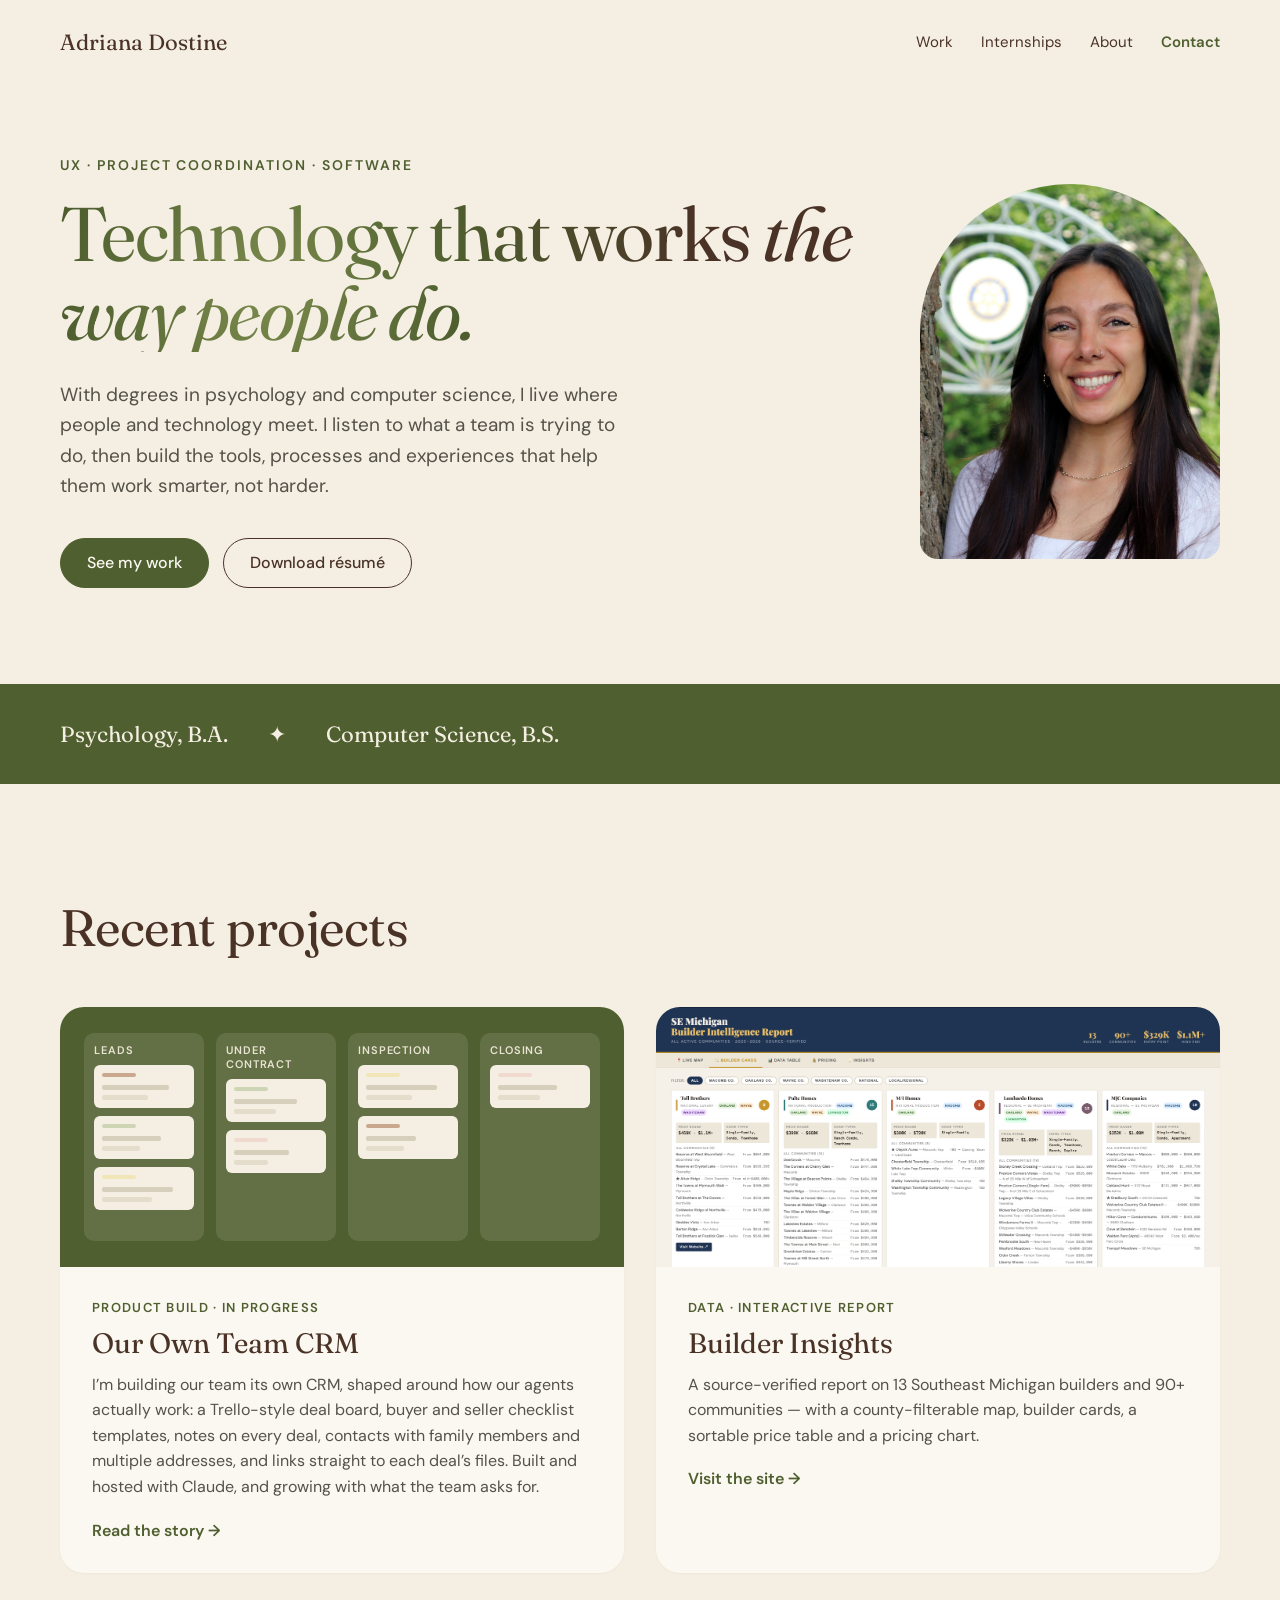
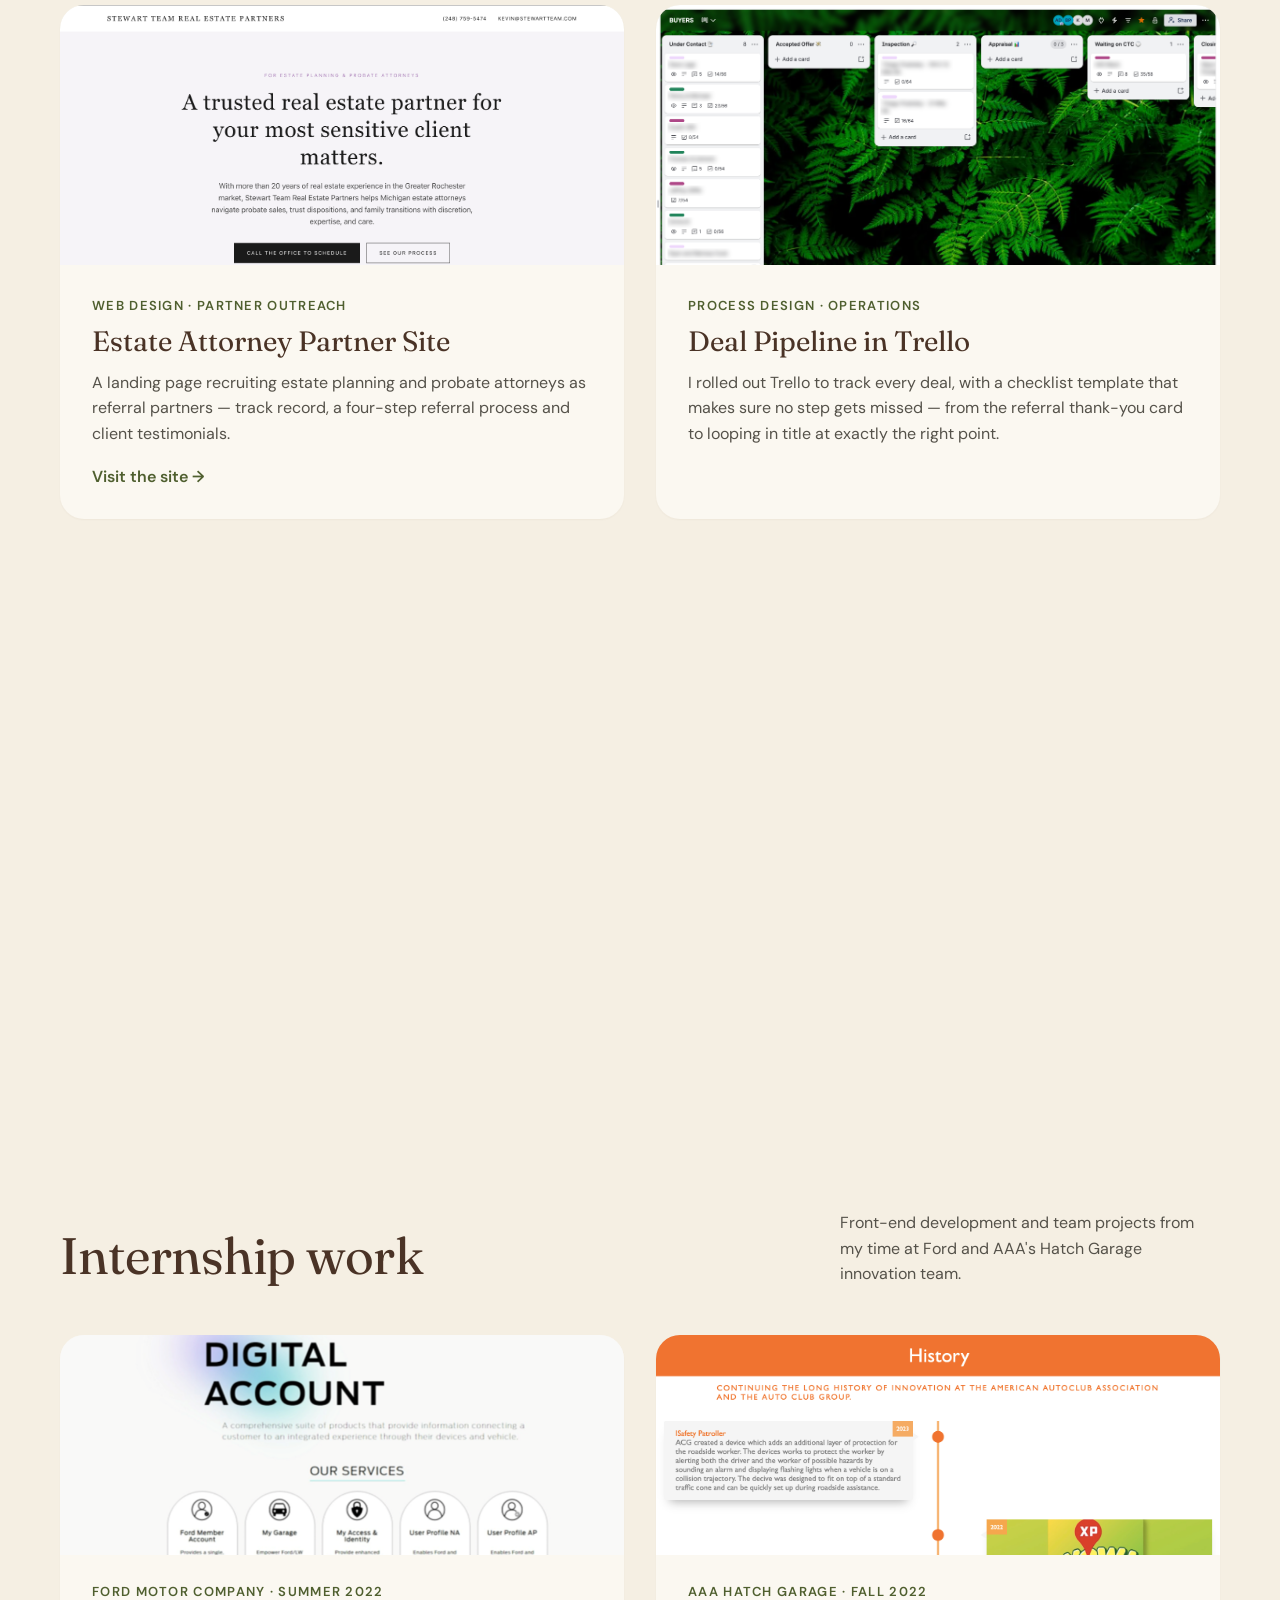
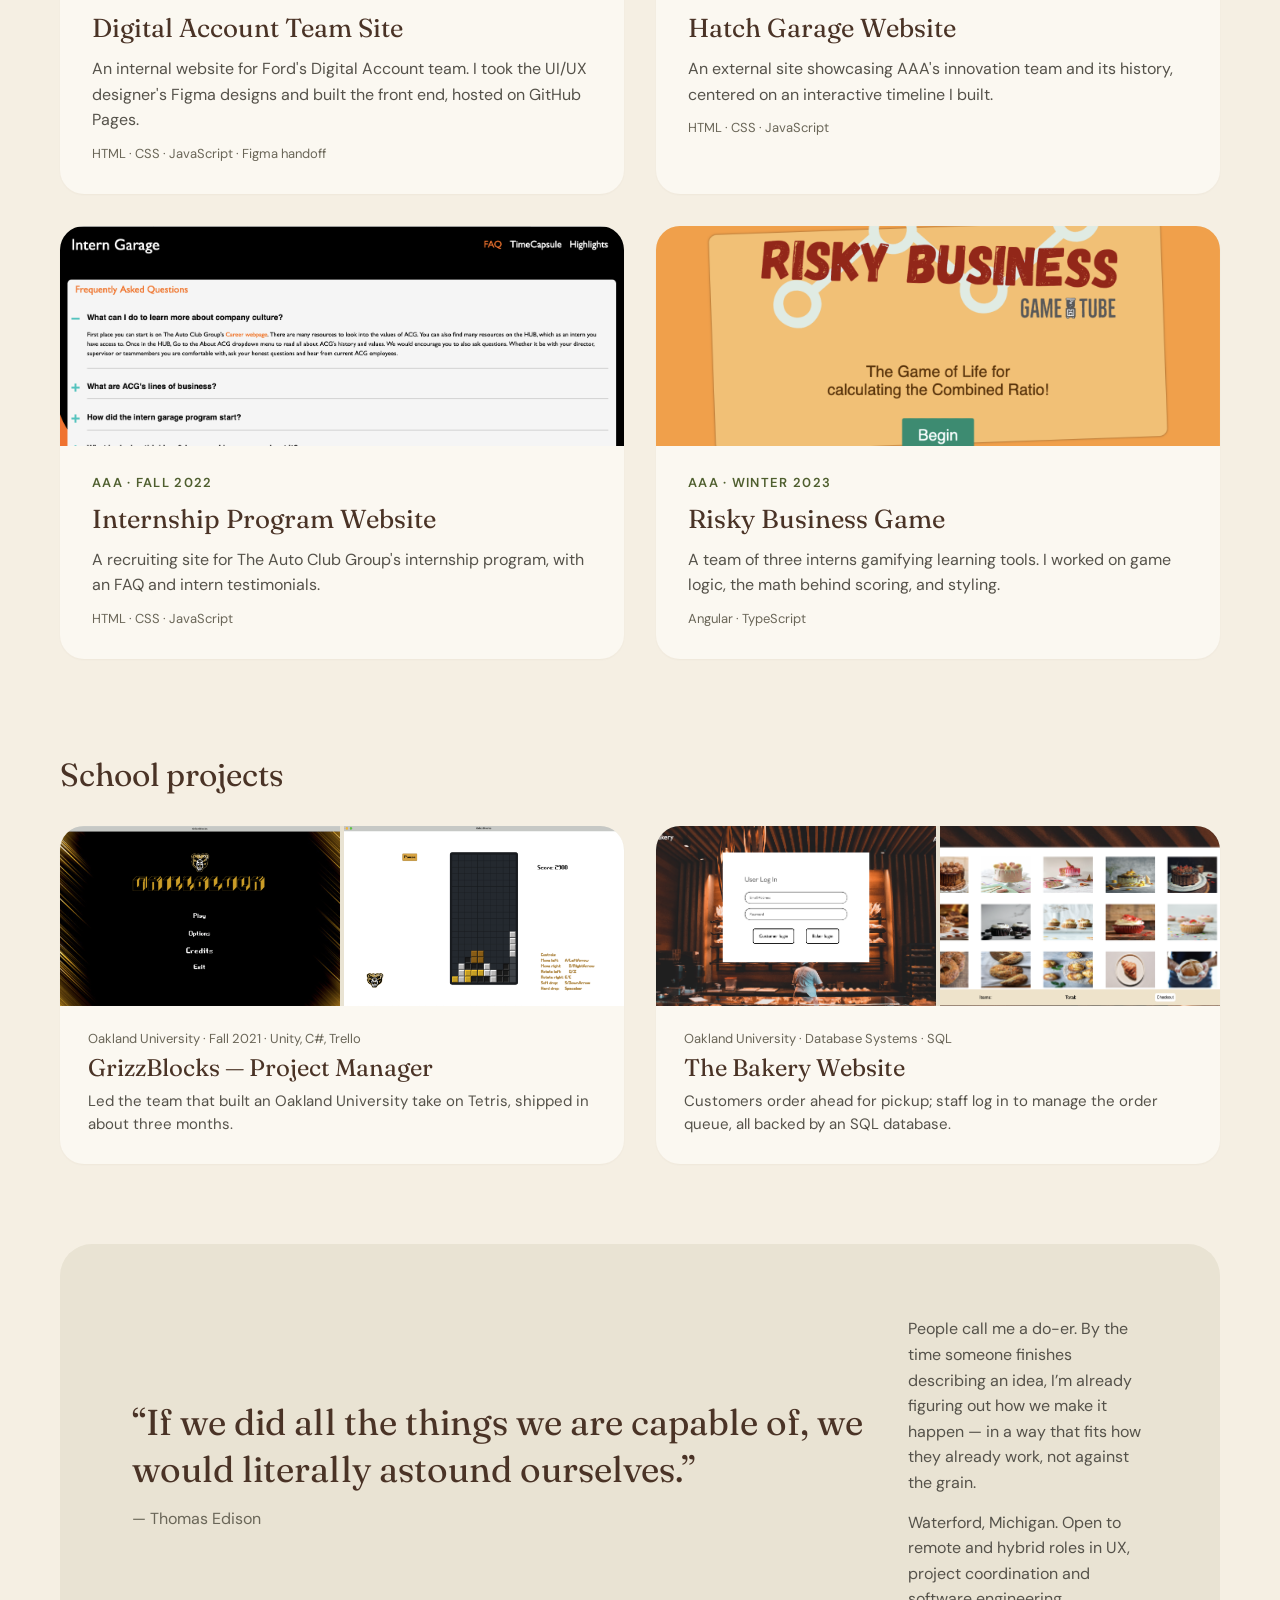
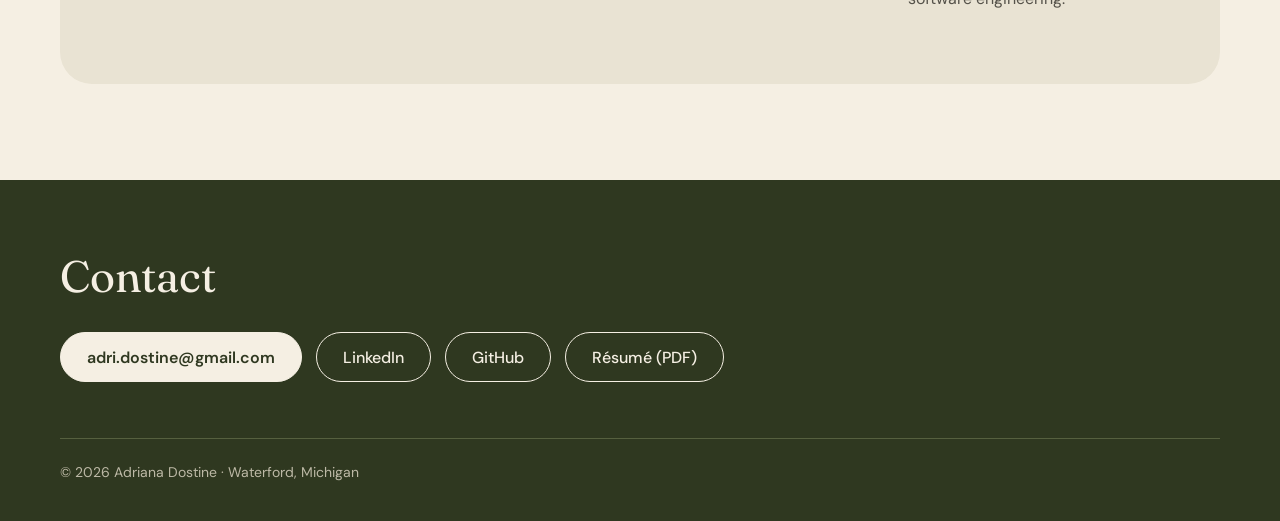
<file: index.html>
<!doctype html>
<html lang="en">
<head>
<meta charset="utf-8">
<meta name="viewport" content="width=device-width, initial-scale=1">
<title>Adriana Dostine — Portfolio</title>
<meta name="description" content="Adriana Dostine — UX, project coordination and software. Psychology + computer science, building technology that works the way people do.">
<link rel="preconnect" href="https://fonts.googleapis.com">
<link rel="stylesheet" href="https://fonts.googleapis.com/css2?family=Fraunces:ital,opsz,wght@0,9..144,400;0,9..144,500;1,9..144,400&amp;family=DM+Sans:wght@400;500;600&amp;display=swap">
<style>
body{margin:0;background:#F5EFE3}
a{color:#3F4E26}a:hover{color:#2C3819}
</style>
<style>html{scroll-behavior:smooth}img,video{max-width:100%}</style>
<style>
.nav-link{position:relative;transition:color .2s ease}
.nav-link::after{content:"";position:absolute;left:0;right:0;bottom:-6px;height:2px;border-radius:2px;background:#4F5F2F;transform:scaleX(0);transform-origin:left;transition:transform .25s ease}
.nav-link:hover,.nav-link:focus-visible{color:#4F5F2F !important}
.nav-link:hover::after,.nav-link:focus-visible::after{transform:scaleX(1)}
.nav-link:focus-visible{outline:none}
@media (prefers-reduced-motion: reduce){.nav-link,.nav-link::after{transition:none}}
</style>
<style>
.pill{border:1.5px solid transparent}
.btn-moss{border-color:#4F5F2F}
.btn-cream{border-color:#F5EFE3}
</style>
<style>
.card{transition:transform .25s ease,box-shadow .25s ease;box-shadow:0 1px 2px rgba(74,51,38,.04)}
.card:hover,.card:focus-within{transform:translateY(-6px);box-shadow:0 18px 36px -12px rgba(74,51,38,.22),0 4px 10px rgba(74,51,38,.06)}
@media (prefers-reduced-motion: reduce){.card{transition:box-shadow .2s ease}.card:hover,.card:focus-within{transform:none}}
</style>
<style>
.hero-title{background:radial-gradient(circle at var(--mx,25%) var(--my,60%),#7C8C4E 0%,#4F5F2F 32%,#4A3326 72%);-webkit-background-clip:text;background-clip:text;color:transparent;-webkit-text-fill-color:transparent}
.hero-title em{color:inherit}
.js .reveal{opacity:0;translate:0 18px;transition:opacity .7s ease,translate .7s ease}
.js .reveal.is-visible{opacity:1;translate:0 0}
.js .card.reveal{transition:opacity .7s ease,translate .7s ease,transform .25s ease,box-shadow .25s ease}
@media (prefers-reduced-motion: reduce){.js .reveal{opacity:1;translate:none;transition:none}}
</style>
<script>document.documentElement.classList.add('js')</script>
<style>
.pill{position:relative;overflow:hidden;isolation:isolate}
.pill::before{content:"";position:absolute;inset:-1px;z-index:-1;pointer-events:none;opacity:0;transition:opacity .35s ease;background:radial-gradient(circle 90px at var(--bx,50%) var(--by,50%),var(--glow) 0%,transparent 100%)}
.pill:hover::before,.pill:focus-visible::before{opacity:1}
.pill{transition:transform .2s ease}
.pill:hover,.pill:focus-visible{transform:translateY(-2px);animation:nudge .4s ease}
@keyframes nudge{0%{transform:translateY(0)}35%{transform:translateY(-3px) rotate(-1.2deg)}65%{transform:translateY(-2px) rotate(.8deg)}100%{transform:translateY(-2px) rotate(0)}}
.btn-moss{--glow:rgba(255,255,255,.2)}
.btn-brown-outline{--glow:rgba(124,140,78,.2)}
.btn-cream{--glow:rgba(124,140,78,.22)}
.btn-cream-outline{--glow:rgba(245,239,227,.16)}
@media (prefers-reduced-motion: reduce){.pill::before{transition:none}.pill:hover,.pill:focus-visible{transform:none;animation:none}}
</style>
<style>
.card-link{cursor:pointer}
.card-link .stretched::after{content:"";position:absolute;inset:0;z-index:1;border-radius:24px}
.card-link .stretched:focus-visible{outline:none}
.card-link:focus-within{outline:2px solid #4F5F2F;outline-offset:4px}
</style>
</head>
<body>
<div style="background: #F5EFE3; color: #4A3326; font-family: 'DM Sans', system-ui, sans-serif; min-height: 100vh">

<header style="max-width: 1160px; margin: 0 auto; padding: 28px 24px; display: flex; flex-wrap: wrap; gap: 16px; align-items: center; justify-content: space-between">
<a class="nav-link" href="#top" style="font-family: 'Fraunces', Georgia, serif; font-size: 22px; text-decoration: none; color: #4A3326">Adriana Dostine</a>
<nav aria-label="Main" style="display: flex; flex-wrap: wrap; gap: 28px; font-size: 15px">
<a class="nav-link" href="#work" style="text-decoration: none; color: #4A3326">Work</a>
<a class="nav-link" href="#internships" style="text-decoration: none; color: #4A3326">Internships</a>
<a class="nav-link" href="#about" style="text-decoration: none; color: #4A3326">About</a>
<a class="nav-link" href="#contact" style="text-decoration: none; color: #4F5F2F; font-weight: 600">Contact</a>
</nav>
</header>

<section id="top" style="max-width: 1160px; margin: 0 auto; padding: 72px 24px 96px; display: flex; flex-wrap: wrap; gap: 56px; align-items: center">
<div style="flex: 999 1 520px; min-width: 0">
<p style="margin: 0 0 20px; font-size: 14px; letter-spacing: 0.14em; text-transform: uppercase; color: #4F5F2F; font-weight: 600">UX · Project Coordination · Software</p>
<h1 class="hero-title" style="margin: 0; font-family: 'Fraunces', Georgia, serif; font-weight: 400; font-size: clamp(44px, 6vw, 76px); line-height: 1.04; letter-spacing: -0.02em">Technology that works <em>the way people do.</em></h1>
<p style="margin: 28px 0 0; max-width: 560px; font-size: 19px; line-height: 1.6; color: #55524A">With degrees in psychology and computer science, I live where people and technology meet. I listen to what a team is trying to do, then build the tools, processes and experiences that help them work smarter, not harder.</p>
<div style="margin-top: 36px; display: flex; flex-wrap: wrap; gap: 14px">
<a class="pill btn-moss" href="#work" style="display: inline-flex; align-items: center; min-height: 48px; padding: 0 26px; border-radius: 999px; background: #4F5F2F; color: #FBF8F1; text-decoration: none; font-weight: 500">See my work</a>
<a class="pill btn-brown-outline" href="assets/Adriana_Dostine_Resume.pdf" target="_blank" rel="noopener" style="display: inline-flex; align-items: center; min-height: 48px; padding: 0 26px; border-radius: 999px; border: 1.5px solid #4A3326; color: #4A3326; text-decoration: none; font-weight: 500">Download résumé</a>
</div>
</div>
<div style="flex: 1 1 300px; min-width: 0; display: flex; justify-content: center">
<div style="width: 100%; max-width: 360px; aspect-ratio: 4 / 5; border-radius: 200px 200px 24px 24px; overflow: hidden; background: #DCE0C8"><img src="assets/adriana.jpg" alt="Adriana Dostine smiling outdoors beside a tree" style="width: 100%; height: 100%; object-fit: cover; object-position: center 22%; transform: scale(1.55); transform-origin: 54% 24%; display: block"></div>
</div>
</section>

<section style="background: #4F5F2F; color: #F5EFE3">
<div style="max-width: 1160px; margin: 0 auto; padding: 36px 24px; display: flex; flex-wrap: wrap; gap: 16px 40px; justify-content: flex-start; align-items: center; font-family: 'Fraunces', Georgia, serif; font-size: 22px">
<span>Psychology, B.A.</span>
<span aria-hidden="true">✦</span>
<span>Computer Science, B.S.</span>
</div>
</section>

<section id="work" style="max-width: 1160px; margin: 0 auto; padding: 112px 24px 48px">
<div style="display: flex; flex-wrap: wrap; gap: 16px; align-items: flex-end; justify-content: space-between; margin-bottom: 48px">
<h2 class="reveal" style="margin: 0; font-family: 'Fraunces', Georgia, serif; font-weight: 400; font-size: clamp(36px, 4vw, 52px); letter-spacing: -0.01em">Recent projects</h2>
</div>

<div style="display: grid; grid-template-columns: repeat(auto-fit, minmax(min(100%, 460px), 1fr)); gap: 32px">

<article class="card reveal card-link" style="position: relative; background: #FBF8F1; border-radius: 24px; overflow: hidden">
<div aria-hidden="true" style="height: 260px; background: #4F5F2F; display: flex; gap: 12px; padding: 26px 24px; box-sizing: border-box; overflow: hidden"><span style="flex: 1 1 0; min-width: 0; display: flex; flex-direction: column; gap: 8px; background: rgba(245,239,227,.12); border-radius: 10px; padding: 10px"><span style="font-size: 11px; letter-spacing: .08em; text-transform: uppercase; color: #E9E3D3; font-weight: 600">Leads</span><span style="display: block; background: #F5EFE3; border-radius: 6px; padding: 8px"><span style="display: block; width: 34px; height: 4px; border-radius: 2px; background: #C9A88F"></span><span style="display: block; height: 5px; margin-top: 8px; border-radius: 2px; background: #D6CFBC; width: 80%"></span><span style="display: block; height: 5px; margin-top: 5px; border-radius: 2px; background: #E4DDCB; width: 55%"></span></span><span style="display: block; background: #F5EFE3; border-radius: 6px; padding: 8px"><span style="display: block; width: 34px; height: 4px; border-radius: 2px; background: #CED5B4"></span><span style="display: block; height: 5px; margin-top: 8px; border-radius: 2px; background: #D6CFBC; width: 70%"></span><span style="display: block; height: 5px; margin-top: 5px; border-radius: 2px; background: #E4DDCB; width: 45%"></span></span><span style="display: block; background: #F5EFE3; border-radius: 6px; padding: 8px"><span style="display: block; width: 34px; height: 4px; border-radius: 2px; background: #F2E6B8"></span><span style="display: block; height: 5px; margin-top: 8px; border-radius: 2px; background: #D6CFBC; width: 85%"></span><span style="display: block; height: 5px; margin-top: 5px; border-radius: 2px; background: #E4DDCB; width: 60%"></span></span></span><span style="flex: 1 1 0; min-width: 0; display: flex; flex-direction: column; gap: 8px; background: rgba(245,239,227,.12); border-radius: 10px; padding: 10px"><span style="font-size: 11px; letter-spacing: .08em; text-transform: uppercase; color: #E9E3D3; font-weight: 600">Under contract</span><span style="display: block; background: #F5EFE3; border-radius: 6px; padding: 8px"><span style="display: block; width: 34px; height: 4px; border-radius: 2px; background: #CED5B4"></span><span style="display: block; height: 5px; margin-top: 8px; border-radius: 2px; background: #D6CFBC; width: 75%"></span><span style="display: block; height: 5px; margin-top: 5px; border-radius: 2px; background: #E4DDCB; width: 50%"></span></span><span style="display: block; background: #F5EFE3; border-radius: 6px; padding: 8px"><span style="display: block; width: 34px; height: 4px; border-radius: 2px; background: #F1D9CF"></span><span style="display: block; height: 5px; margin-top: 8px; border-radius: 2px; background: #D6CFBC; width: 65%"></span><span style="display: block; height: 5px; margin-top: 5px; border-radius: 2px; background: #E4DDCB; width: 40%"></span></span></span><span style="flex: 1 1 0; min-width: 0; display: flex; flex-direction: column; gap: 8px; background: rgba(245,239,227,.12); border-radius: 10px; padding: 10px"><span style="font-size: 11px; letter-spacing: .08em; text-transform: uppercase; color: #E9E3D3; font-weight: 600">Inspection</span><span style="display: block; background: #F5EFE3; border-radius: 6px; padding: 8px"><span style="display: block; width: 34px; height: 4px; border-radius: 2px; background: #F2E6B8"></span><span style="display: block; height: 5px; margin-top: 8px; border-radius: 2px; background: #D6CFBC; width: 85%"></span><span style="display: block; height: 5px; margin-top: 5px; border-radius: 2px; background: #E4DDCB; width: 55%"></span></span><span style="display: block; background: #F5EFE3; border-radius: 6px; padding: 8px"><span style="display: block; width: 34px; height: 4px; border-radius: 2px; background: #C9A88F"></span><span style="display: block; height: 5px; margin-top: 8px; border-radius: 2px; background: #D6CFBC; width: 60%"></span><span style="display: block; height: 5px; margin-top: 5px; border-radius: 2px; background: #E4DDCB; width: 45%"></span></span></span><span style="flex: 1 1 0; min-width: 0; display: flex; flex-direction: column; gap: 8px; background: rgba(245,239,227,.12); border-radius: 10px; padding: 10px"><span style="font-size: 11px; letter-spacing: .08em; text-transform: uppercase; color: #E9E3D3; font-weight: 600">Closing</span><span style="display: block; background: #F5EFE3; border-radius: 6px; padding: 8px"><span style="display: block; width: 34px; height: 4px; border-radius: 2px; background: #F1D9CF"></span><span style="display: block; height: 5px; margin-top: 8px; border-radius: 2px; background: #D6CFBC; width: 70%"></span><span style="display: block; height: 5px; margin-top: 5px; border-radius: 2px; background: #E4DDCB; width: 50%"></span></span></span></div>
<div style="padding: 32px">
<p style="margin: 0 0 10px; font-size: 13px; letter-spacing: 0.1em; text-transform: uppercase; color: #4F5F2F; font-weight: 600">Product build · In progress</p>
<h3 style="margin: 0 0 12px; font-family: 'Fraunces', Georgia, serif; font-weight: 400; font-size: 28px; color: #4A3326">Our Own Team CRM</h3>
<p style="margin: 0 0 20px; color: #55524A; line-height: 1.6">I’m building our team its own CRM, shaped around how our agents actually work: a Trello-style deal board, buyer and seller checklist templates, notes on every deal, contacts with family members and multiple addresses, and links straight to each deal’s files. Built and hosted with Claude, and growing with what the team asks for.</p>
<a class="stretched" href="crm.html" style="font-weight: 600; text-decoration: none; color: #4F5F2F">Read the story →</a>
</div>
</article>

<article class="card reveal" style="background: #FBF8F1; border-radius: 24px; overflow: hidden">
<img src="assets/builder-insights.png" alt="SE Michigan Builder Intelligence Report showing builder cards with price ranges and communities" style="width: 100%; height: 260px; object-fit: cover; object-position: top left; display: block; background: #E9E3D3">
<div style="padding: 32px">
<p style="margin: 0 0 10px; font-size: 13px; letter-spacing: 0.1em; text-transform: uppercase; color: #4F5F2F; font-weight: 600">Data · Interactive report</p>
<h3 style="margin: 0 0 12px; font-family: 'Fraunces', Georgia, serif; font-weight: 400; font-size: 28px; color: #4A3326">Builder Insights</h3>
<p style="margin: 0 0 20px; color: #55524A; line-height: 1.6">A source-verified report on 13 Southeast Michigan builders and 90+ communities — with a county-filterable map, builder cards, a sortable price table and a pricing chart.</p>
<div style="display: flex; flex-wrap: wrap; gap: 20px"><a href="https://builderinsights.stewartteam.com/" target="_blank" rel="noopener" style="font-weight: 600; text-decoration: none; color: #4F5F2F">Visit the site →</a></div>
</div>
</article>

<article class="card reveal" style="background: #FBF8F1; border-radius: 24px; overflow: hidden">
<img src="assets/estate-attorney.png" alt="Estate attorney partner landing page hero: A trusted real estate partner for your most sensitive client matters" style="width: 100%; height: 260px; object-fit: cover; object-position: center top; display: block; background: #E9E3D3">
<div style="padding: 32px">
<p style="margin: 0 0 10px; font-size: 13px; letter-spacing: 0.1em; text-transform: uppercase; color: #4F5F2F; font-weight: 600">Web design · Partner outreach</p>
<h3 style="margin: 0 0 12px; font-family: 'Fraunces', Georgia, serif; font-weight: 400; font-size: 28px; color: #4A3326">Estate Attorney Partner Site</h3>
<p style="margin: 0 0 20px; color: #55524A; line-height: 1.6">A landing page recruiting estate planning and probate attorneys as referral partners — track record, a four-step referral process and client testimonials.</p>
<div style="display: flex; flex-wrap: wrap; gap: 20px"><a href="https://estateattorney.stewartteam.com/" target="_blank" rel="noopener" style="font-weight: 600; text-decoration: none; color: #4F5F2F">Visit the site →</a></div>
</div>
</article>

<article class="card reveal" style="background: #FBF8F1; border-radius: 24px; overflow: hidden">
<img src="assets/trello-pipeline.png" alt="Trello buyer pipeline board with columns from Under Contract through Closing, client names blurred" style="width: 100%; height: 260px; object-fit: cover; object-position: left top; display: block; background: #E9E3D3">
<div style="padding: 32px">
<p style="margin: 0 0 10px; font-size: 13px; letter-spacing: 0.1em; text-transform: uppercase; color: #4F5F2F; font-weight: 600">Process design · Operations</p>
<h3 style="margin: 0 0 12px; font-family: 'Fraunces', Georgia, serif; font-weight: 400; font-size: 28px; color: #4A3326">Deal Pipeline in Trello</h3>
<p style="margin: 0 0 20px; color: #55524A; line-height: 1.6">I rolled out Trello to track every deal, with a checklist template that makes sure no step gets missed — from the referral thank-you card to looping in title at exactly the right point.</p>
</div>
</article>

<article class="card reveal" style="background: #FBF8F1; border-radius: 24px; overflow: hidden">
<img src="assets/internship-packet.png" alt="Cover of the Stewart Team Summer 2025 Internship Packet" style="width: 100%; height: 260px; object-fit: cover; object-position: center 38%; display: block; background: #F9F5EE">
<div style="padding: 32px">
<p style="margin: 0 0 10px; font-size: 13px; letter-spacing: 0.1em; text-transform: uppercase; color: #4F5F2F; font-weight: 600">Program design · Mentorship</p>
<h3 style="margin: 0 0 12px; font-family: 'Fraunces', Georgia, serif; font-weight: 400; font-size: 28px; color: #4A3326">Internship Program, From Scratch</h3>
<p style="margin: 0 0 20px; color: #55524A; line-height: 1.6">I built the team’s internship program from the ground up: the marketing packet, defined roles, a mentorship structure, and an end-of-term project and presentation.</p>
</div>
</article>

<article class="card reveal" style="background: #FBF8F1; border-radius: 24px; overflow: hidden">
<img src="assets/morning-crumbs.png" alt="Morning Crumbs website About page with a family photo and the bakery story" style="width: 100%; height: 260px; object-fit: cover; object-position: center 30%; display: block; background: #F7F3EC">
<div style="padding: 32px">
<p style="margin: 0 0 10px; font-size: 13px; letter-spacing: 0.1em; text-transform: uppercase; color: #4F5F2F; font-weight: 600">Brand from scratch</p>
<h3 style="margin: 0 0 12px; font-family: 'Fraunces', Georgia, serif; font-weight: 400; font-size: 28px">Morning Crumbs Sourdough</h3>
<p style="margin: 0 0 20px; color: #55524A; line-height: 1.6">I founded a cottage bakery and designed everything a customer touched — logo, packaging, Instagram and the market-table experience.</p>
<div style="display: flex; flex-wrap: wrap; gap: 20px"><a href="https://www.morningcrumbssourdough.com/" target="_blank" rel="noopener" style="font-weight: 600; text-decoration: none; color: #4F5F2F">Visit morningcrumbssourdough.com →</a></div>
</div>
</article>

</div>
</section>

<section id="internships" style="max-width: 1160px; margin: 0 auto; padding: 96px 24px 48px">
<div style="display: flex; flex-wrap: wrap; gap: 16px; align-items: flex-end; justify-content: space-between; margin-bottom: 48px">
<h2 class="reveal" style="margin: 0; font-family: 'Fraunces', Georgia, serif; font-weight: 400; font-size: clamp(36px, 4vw, 52px); letter-spacing: -0.01em; color: #4A3326">Internship work</h2>
<p style="margin: 0; max-width: 380px; color: #55524A; line-height: 1.6">Front-end development and team projects from my time at Ford and AAA's Hatch Garage innovation team.</p>
</div>
<div style="display: grid; grid-template-columns: repeat(auto-fit, minmax(min(100%, 460px), 1fr)); gap: 32px">
<article class="card reveal" style="background: #FBF8F1; border-radius: 24px; overflow: hidden; display: flex; flex-direction: column">
<video src="assets/ford-demo.mp4" poster="assets/ford-digital-account.png" class="card-video" muted loop playsinline preload="metadata" aria-label="Demo recording of the Ford Digital Account site" style="width: 100%; height: 220px; object-fit: cover; display: block; background: #E9E3D3"></video>
<div style="padding: 28px 32px 32px; display: flex; flex-direction: column; gap: 12px; flex-grow: 1">
<p style="margin: 0; font-size: 13px; letter-spacing: 0.1em; text-transform: uppercase; color: #4F5F2F; font-weight: 600">Ford Motor Company · Summer 2022</p>
<h3 style="margin: 0; font-family: 'Fraunces', Georgia, serif; font-weight: 400; font-size: 26px; color: #4A3326">Digital Account Team Site</h3>
<p style="margin: 0; color: #55524A; line-height: 1.6">An internal website for Ford's Digital Account team. I took the UI/UX designer's Figma designs and built the front end, hosted on GitHub Pages.</p>
<p style="margin: 0; font-size: 13px; color: #6A6658">HTML · CSS · JavaScript · Figma handoff</p>
</div>
</article>
<article class="card reveal" style="background: #FBF8F1; border-radius: 24px; overflow: hidden; display: flex; flex-direction: column">
<img src="assets/hatch-timeline.png" alt="Hatch Garage interactive history timeline" style="width: 100%; height: 220px; object-fit: cover; object-position: top; display: block; background: #E9E3D3">
<div style="padding: 28px 32px 32px; display: flex; flex-direction: column; gap: 12px; flex-grow: 1">
<p style="margin: 0; font-size: 13px; letter-spacing: 0.1em; text-transform: uppercase; color: #4F5F2F; font-weight: 600">AAA Hatch Garage · Fall 2022</p>
<h3 style="margin: 0; font-family: 'Fraunces', Georgia, serif; font-weight: 400; font-size: 26px; color: #4A3326">Hatch Garage Website</h3>
<p style="margin: 0; color: #55524A; line-height: 1.6">An external site showcasing AAA's innovation team and its history, centered on an interactive timeline I built.</p>
<p style="margin: 0; font-size: 13px; color: #6A6658">HTML · CSS · JavaScript</p>
</div>
</article>
<article class="card reveal" style="background: #FBF8F1; border-radius: 24px; overflow: hidden; display: flex; flex-direction: column">
<img src="assets/intern-garage.png" alt="Intern Garage site FAQ page" style="width: 100%; height: 220px; object-fit: cover; object-position: top; display: block; background: #E9E3D3">
<div style="padding: 28px 32px 32px; display: flex; flex-direction: column; gap: 12px; flex-grow: 1">
<p style="margin: 0; font-size: 13px; letter-spacing: 0.1em; text-transform: uppercase; color: #4F5F2F; font-weight: 600">AAA · Fall 2022</p>
<h3 style="margin: 0; font-family: 'Fraunces', Georgia, serif; font-weight: 400; font-size: 26px; color: #4A3326">Internship Program Website</h3>
<p style="margin: 0; color: #55524A; line-height: 1.6">A recruiting site for The Auto Club Group's internship program, with an FAQ and intern testimonials.</p>
<p style="margin: 0; font-size: 13px; color: #6A6658">HTML · CSS · JavaScript</p>
</div>
</article>
<article class="card reveal" style="background: #FBF8F1; border-radius: 24px; overflow: hidden; display: flex; flex-direction: column">
<img src="assets/risky-business.png" alt="Risky Business game title screen" style="width: 100%; height: 220px; object-fit: cover; object-position: center; display: block; background: #E9E3D3">
<div style="padding: 28px 32px 32px; display: flex; flex-direction: column; gap: 12px; flex-grow: 1">
<p style="margin: 0; font-size: 13px; letter-spacing: 0.1em; text-transform: uppercase; color: #4F5F2F; font-weight: 600">AAA · Winter 2023</p>
<h3 style="margin: 0; font-family: 'Fraunces', Georgia, serif; font-weight: 400; font-size: 26px; color: #4A3326">Risky Business Game</h3>
<p style="margin: 0; color: #55524A; line-height: 1.6">A team of three interns gamifying learning tools. I worked on game logic, the math behind scoring, and styling.</p>
<p style="margin: 0; font-size: 13px; color: #6A6658">Angular · TypeScript</p>
</div>
</article>
</div>
</section>

<section aria-labelledby="school" style="max-width: 1160px; margin: 0 auto; padding: 48px 24px 32px">
<h2 class="reveal" id="school" style="margin: 0 0 32px; font-family: 'Fraunces', Georgia, serif; font-weight: 400; font-size: 32px; color: #4A3326">School projects</h2>
<div style="display: grid; grid-template-columns: repeat(auto-fit, minmax(min(100%, 420px), 1fr)); gap: 32px">
<article class="card reveal" style="background: #FBF8F1; border-radius: 24px; overflow: hidden">
<div style="display: grid; grid-template-columns: repeat(2, minmax(0, 1fr)); gap: 4px; background: #E9E3D3">
<img src="assets/grizzblocks-menu.png" alt="GrizzBlocks title menu" style="width: 100%; height: 180px; object-fit: cover; object-position: center; display: block; background: #E9E3D3">
<img src="assets/grizzblocks-play.png" alt="GrizzBlocks gameplay screen" style="width: 100%; height: 180px; object-fit: cover; object-position: center; display: block; background: #E9E3D3">
</div>
<div style="padding: 24px 28px 28px">
<p style="margin: 0 0 6px; font-size: 13px; color: #6A6658">Oakland University · Fall 2021 · Unity, C#, Trello</p>
<h3 style="margin: 0 0 8px; font-family: 'Fraunces', Georgia, serif; font-weight: 400; font-size: 24px; color: #4A3326">GrizzBlocks — Project Manager</h3>
<p style="margin: 0; color: #55524A; line-height: 1.55; font-size: 15px">Led the team that built an Oakland University take on Tetris, shipped in about three months.</p>
</div>
</article>
<article class="card reveal" style="background: #FBF8F1; border-radius: 24px; overflow: hidden">
<div style="display: grid; grid-template-columns: repeat(2, minmax(0, 1fr)); gap: 4px; background: #E9E3D3">
<img src="assets/bakery-login.png" alt="The Bakery login page" style="width: 100%; height: 180px; object-fit: cover; object-position: center; display: block; background: #E9E3D3">
<img src="assets/bakery-menu.png" alt="The Bakery ordering menu" style="width: 100%; height: 180px; object-fit: cover; object-position: center; display: block; background: #E9E3D3">
</div>
<div style="padding: 24px 28px 28px">
<p style="margin: 0 0 6px; font-size: 13px; color: #6A6658">Oakland University · Database Systems · SQL</p>
<h3 style="margin: 0 0 8px; font-family: 'Fraunces', Georgia, serif; font-weight: 400; font-size: 24px; color: #4A3326">The Bakery Website</h3>
<p style="margin: 0; color: #55524A; line-height: 1.55; font-size: 15px">Customers order ahead for pickup; staff log in to manage the order queue, all backed by an SQL database.</p>
</div>
</article>
</div>
</section>

<section id="about" style="max-width: 1160px; margin: 0 auto; padding: 48px 24px 96px">
<div class="reveal" style="background: #E9E3D3; border-radius: 32px; padding: clamp(32px, 6vw, 72px); display: flex; flex-wrap: wrap; gap: 40px; align-items: center">
<p style="flex: 999 1 480px; min-width: 0; margin: 0; font-family: 'Fraunces', Georgia, serif; font-size: clamp(26px, 3vw, 36px); line-height: 1.3">“If we did all the things we are capable of, we would literally astound ourselves.”<span style="display: block; margin-top: 16px; font-family: 'DM Sans', system-ui, sans-serif; font-size: 16px; color: #6A6658">— Thomas Edison</span></p>
<div style="flex: 1 1 240px; min-width: 0; color: #55524A; line-height: 1.6">
<p style="margin: 0 0 14px">People call me a do-er. By the time someone finishes describing an idea, I’m already figuring out how we make it happen — in a way that fits how they already work, not against the grain.</p>
<p style="margin: 0">Waterford, Michigan. Open to remote and hybrid roles in UX, project coordination and software engineering.</p>
</div>
</div>
</section>

<footer id="contact" style="background: #2F3820; color: #F5EFE3">
<div style="max-width: 1160px; margin: 0 auto; padding: 72px 24px 40px">
<h2 class="reveal" style="margin: 0 0 32px; font-family: 'Fraunces', Georgia, serif; font-weight: 400; font-size: clamp(32px, 4vw, 44px); line-height: 1.1">Contact</h2>
<div style="display: flex; flex-wrap: wrap; gap: 14px">
<a class="pill btn-cream" href="mailto:adri.dostine@gmail.com" style="display: inline-flex; align-items: center; min-height: 48px; padding: 0 26px; border-radius: 999px; background: #F5EFE3; color: #2F3820; text-decoration: none; font-weight: 600">adri.dostine@gmail.com</a>
<a class="pill btn-cream-outline" href="https://linkedin.com/in/adriana-dostine" target="_blank" rel="noopener" style="display: inline-flex; align-items: center; min-height: 48px; padding: 0 26px; border-radius: 999px; border: 1.5px solid #F5EFE3; color: #F5EFE3; text-decoration: none; font-weight: 500">LinkedIn</a>
<a class="pill btn-cream-outline" href="https://github.com/adridos" target="_blank" rel="noopener" style="display: inline-flex; align-items: center; min-height: 48px; padding: 0 26px; border-radius: 999px; border: 1.5px solid #F5EFE3; color: #F5EFE3; text-decoration: none; font-weight: 500">GitHub</a>
<a class="pill btn-cream-outline" href="assets/Adriana_Dostine_Resume.pdf" target="_blank" rel="noopener" style="display: inline-flex; align-items: center; min-height: 48px; padding: 0 26px; border-radius: 999px; border: 1.5px solid #F5EFE3; color: #F5EFE3; text-decoration: none; font-weight: 500">Résumé (PDF)</a>
</div>
<p style="margin: 56px 0 0; padding-top: 24px; border-top: 1px solid #56603F; font-size: 14px; color: #BDB9A6">© 2026 Adriana Dostine · Waterford, Michigan</p>
</div>
</footer>

</div>
<script>
(function(){
  var reduce=window.matchMedia('(prefers-reduced-motion: reduce)').matches;
  // Headline gradient follows the mouse
  var t=document.querySelector('.hero-title');
  if(t&&!reduce&&window.matchMedia('(hover: hover)').matches){
    var x=25,y=60,tx=25,ty=60,raf=null;
    function tick(){x+=(tx-x)*0.08;y+=(ty-y)*0.08;t.style.setProperty('--mx',x+'%');t.style.setProperty('--my',y+'%');
      raf=(Math.abs(tx-x)>0.1||Math.abs(ty-y)>0.1)?requestAnimationFrame(tick):null;}
    window.addEventListener('mousemove',function(e){var r=t.getBoundingClientRect();
      tx=Math.max(-20,Math.min(120,(e.clientX-r.left)/r.width*100));ty=Math.max(-40,Math.min(140,(e.clientY-r.top)/r.height*100));
      if(!raf)raf=requestAnimationFrame(tick);},{passive:true});
  }
  // Buttons: soft color glow follows the cursor
  if(!reduce){document.querySelectorAll('.pill').forEach(function(b){
    b.addEventListener('pointermove',function(e){var r=b.getBoundingClientRect();
      b.style.setProperty('--bx',(e.clientX-r.left)+'px');b.style.setProperty('--by',(e.clientY-r.top)+'px');});});}
  // Fade sections and cards in as they scroll into view
  var els=document.querySelectorAll('.reveal');
  if('IntersectionObserver' in window){
    var io=new IntersectionObserver(function(entries){entries.forEach(function(en){if(en.isIntersecting){
      var sib=[].slice.call(en.target.parentNode.children).filter(function(c){return c.classList.contains('reveal')});
      var el=en.target;io.unobserve(el);
      setTimeout(function(){el.classList.add('is-visible')},Math.min(sib.indexOf(el),3)*90);}})},{threshold:0.12,rootMargin:'0px 0px -40px 0px'});
    els.forEach(function(el){io.observe(el)});
  } else els.forEach(function(el){el.classList.add('is-visible')});
  // Project videos play while on screen
  var vids=document.querySelectorAll('.card-video');
  if('IntersectionObserver' in window){
    var vo=new IntersectionObserver(function(entries){entries.forEach(function(en){
      if(en.isIntersecting&&!reduce){var p=en.target.play();if(p&&p.catch)p.catch(function(){});}else en.target.pause();})},{threshold:0.4});
    vids.forEach(function(v){vo.observe(v)});
  }
})();
</script>
</body>
</html>
</file>
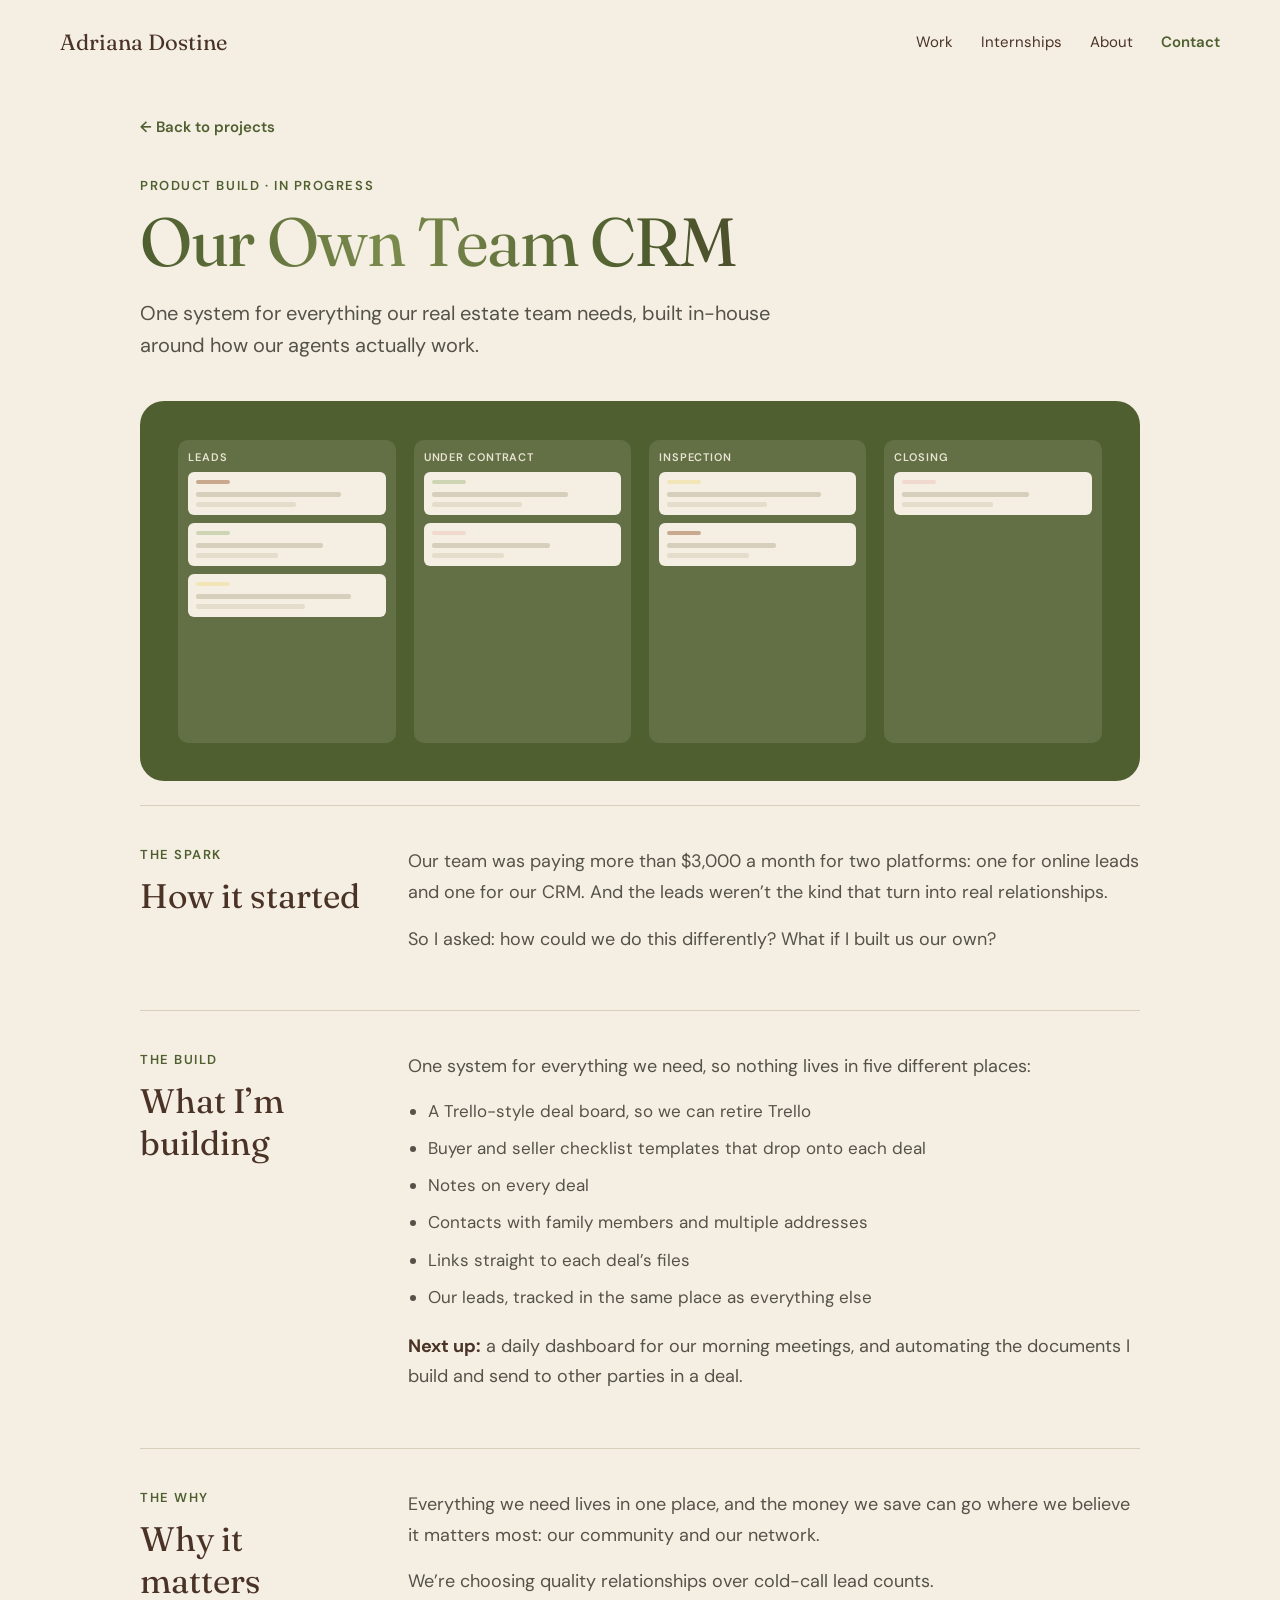
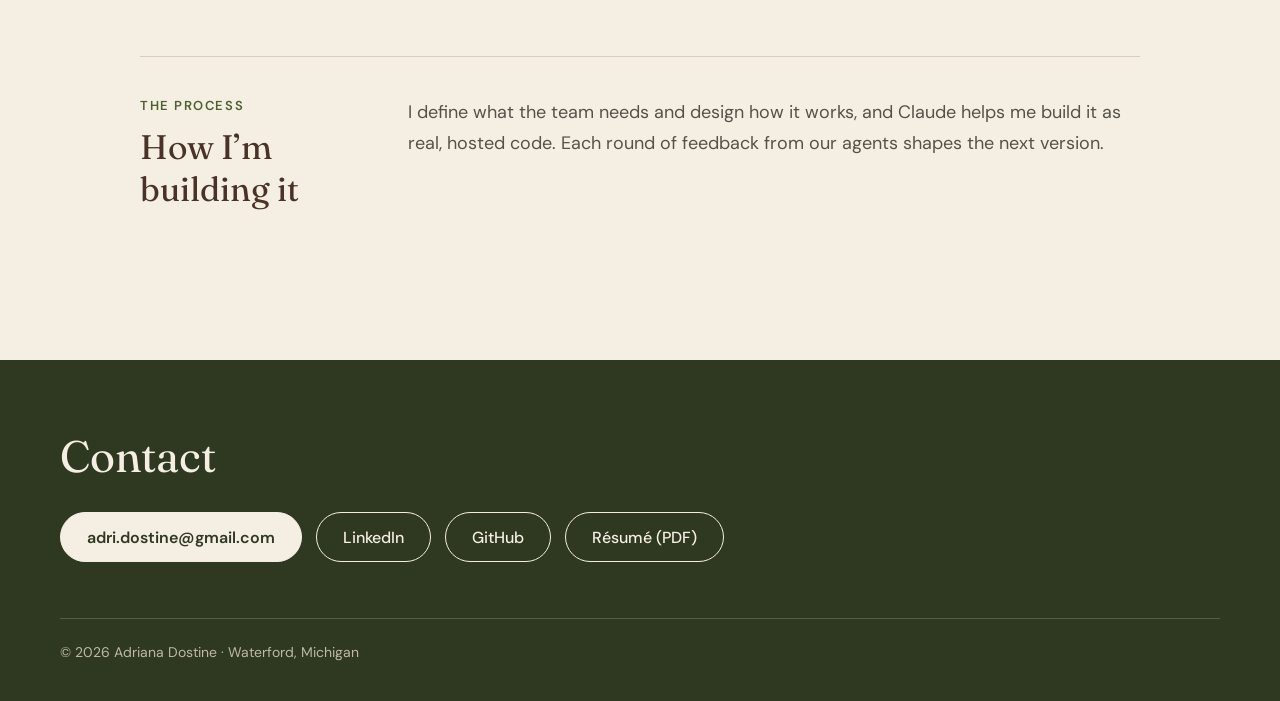
<file: crm.html>
<!doctype html>
<html lang="en">
<head>
<meta charset="utf-8">
<meta name="viewport" content="width=device-width, initial-scale=1">
<title>Our Own Team CRM — Adriana Dostine</title>
<meta name="description" content="How and why Adriana Dostine is building her real estate team its own all-in-one CRM.">
<link rel="preconnect" href="https://fonts.googleapis.com">
<link rel="stylesheet" href="https://fonts.googleapis.com/css2?family=Fraunces:ital,opsz,wght@0,9..144,400;0,9..144,500;1,9..144,400&amp;family=DM+Sans:wght@400;500;600&amp;display=swap">
<style>
body{margin:0;background:#F5EFE3}
a{color:#3F4E26}a:hover{color:#2C3819}
</style>
<style>html{scroll-behavior:smooth}img,video{max-width:100%}</style>
<style>
.nav-link{position:relative;transition:color .2s ease}
.nav-link::after{content:"";position:absolute;left:0;right:0;bottom:-6px;height:2px;border-radius:2px;background:#4F5F2F;transform:scaleX(0);transform-origin:left;transition:transform .25s ease}
.nav-link:hover,.nav-link:focus-visible{color:#4F5F2F !important}
.nav-link:hover::after,.nav-link:focus-visible::after{transform:scaleX(1)}
.nav-link:focus-visible{outline:none}
@media (prefers-reduced-motion: reduce){.nav-link,.nav-link::after{transition:none}}
</style>
<style>
.pill{border:1.5px solid transparent}
.btn-moss{border-color:#4F5F2F}
.btn-cream{border-color:#F5EFE3}
</style>
<style>
.card{transition:transform .25s ease,box-shadow .25s ease;box-shadow:0 1px 2px rgba(74,51,38,.04)}
.card:hover,.card:focus-within{transform:translateY(-6px);box-shadow:0 18px 36px -12px rgba(74,51,38,.22),0 4px 10px rgba(74,51,38,.06)}
@media (prefers-reduced-motion: reduce){.card{transition:box-shadow .2s ease}.card:hover,.card:focus-within{transform:none}}
</style>
<style>
.hero-title{background:radial-gradient(circle at var(--mx,25%) var(--my,60%),#7C8C4E 0%,#4F5F2F 32%,#4A3326 72%);-webkit-background-clip:text;background-clip:text;color:transparent;-webkit-text-fill-color:transparent}
.hero-title em{color:inherit}
.js .reveal{opacity:0;translate:0 18px;transition:opacity .7s ease,translate .7s ease}
.js .reveal.is-visible{opacity:1;translate:0 0}
.js .card.reveal{transition:opacity .7s ease,translate .7s ease,transform .25s ease,box-shadow .25s ease}
@media (prefers-reduced-motion: reduce){.js .reveal{opacity:1;translate:none;transition:none}}
</style>
<script>document.documentElement.classList.add('js')</script>
<style>
.pill{position:relative;overflow:hidden;isolation:isolate}
.pill::before{content:"";position:absolute;inset:-1px;z-index:-1;pointer-events:none;opacity:0;transition:opacity .35s ease;background:radial-gradient(circle 90px at var(--bx,50%) var(--by,50%),var(--glow) 0%,transparent 100%)}
.pill:hover::before,.pill:focus-visible::before{opacity:1}
.pill{transition:transform .2s ease}
.pill:hover,.pill:focus-visible{transform:translateY(-2px);animation:nudge .4s ease}
@keyframes nudge{0%{transform:translateY(0)}35%{transform:translateY(-3px) rotate(-1.2deg)}65%{transform:translateY(-2px) rotate(.8deg)}100%{transform:translateY(-2px) rotate(0)}}
.btn-moss{--glow:rgba(255,255,255,.2)}
.btn-brown-outline{--glow:rgba(124,140,78,.2)}
.btn-cream{--glow:rgba(124,140,78,.22)}
.btn-cream-outline{--glow:rgba(245,239,227,.16)}
@media (prefers-reduced-motion: reduce){.pill::before{transition:none}.pill:hover,.pill:focus-visible{transform:none;animation:none}}
</style>
<style>
.card-link{cursor:pointer}
.card-link .stretched::after{content:"";position:absolute;inset:0;z-index:1;border-radius:24px}
.card-link .stretched:focus-visible{outline:none}
.card-link:focus-within{outline:2px solid #4F5F2F;outline-offset:4px}
</style>
</head>
<body>
<div style="background: #F5EFE3; color: #4A3326; font-family: 'DM Sans', system-ui, sans-serif; min-height: 100vh">
<body>
<div style="background: #F5EFE3; color: #4A3326; font-family: 'DM Sans', system-ui, sans-serif; min-height: 100vh">

<header style="max-width: 1160px; margin: 0 auto; padding: 28px 24px; display: flex; flex-wrap: wrap; gap: 16px; align-items: center; justify-content: space-between">
<a class="nav-link" href="index.html#top" style="font-family: 'Fraunces', Georgia, serif; font-size: 22px; text-decoration: none; color: #4A3326">Adriana Dostine</a>
<nav aria-label="Main" style="display: flex; flex-wrap: wrap; gap: 28px; font-size: 15px">
<a class="nav-link" href="index.html#work" style="text-decoration: none; color: #4A3326">Work</a>
<a class="nav-link" href="index.html#internships" style="text-decoration: none; color: #4A3326">Internships</a>
<a class="nav-link" href="index.html#about" style="text-decoration: none; color: #4A3326">About</a>
<a class="nav-link" href="index.html#contact" style="text-decoration: none; color: #4F5F2F; font-weight: 600">Contact</a>
</nav>
</header>
<main style="max-width: 1000px; margin: 0 auto; padding: 32px 24px 96px">
<a class="nav-link" href="index.html#work" style="display: inline-block; margin-bottom: 40px; font-size: 15px; font-weight: 600; text-decoration: none; color: #4F5F2F">← Back to projects</a>
<p style="margin: 0 0 12px; font-size: 13px; letter-spacing: 0.12em; text-transform: uppercase; color: #4F5F2F; font-weight: 600">Product build · In progress</p>
<h1 class="hero-title" style="margin: 0 0 20px; font-family: 'Fraunces', Georgia, serif; font-weight: 400; font-size: clamp(40px, 6vw, 68px); line-height: 1.05; letter-spacing: -0.02em">Our Own Team CRM</h1>
<p style="margin: 0 0 40px; max-width: 640px; font-size: 20px; line-height: 1.6; color: #55524A">One system for everything our real estate team needs, built in-house around how our agents actually work.</p>
<div style="border-radius: 24px; overflow: hidden; margin-bottom: 24px"><div aria-hidden="true" style="height: clamp(240px, 34vw, 380px); background: #4F5F2F; display: flex; gap: clamp(8px, 1.5vw, 18px); padding: clamp(20px, 3vw, 40px); box-sizing: border-box; overflow: hidden"><span style="flex: 1 1 0; min-width: 0; display: flex; flex-direction: column; gap: 8px; background: rgba(245,239,227,.12); border-radius: 10px; padding: 10px"><span style="font-size: 11px; letter-spacing: .08em; text-transform: uppercase; color: #E9E3D3; font-weight: 600">Leads</span><span style="display: block; background: #F5EFE3; border-radius: 6px; padding: 8px"><span style="display: block; width: 34px; height: 4px; border-radius: 2px; background: #C9A88F"></span><span style="display: block; height: 5px; margin-top: 8px; border-radius: 2px; background: #D6CFBC; width: 80%"></span><span style="display: block; height: 5px; margin-top: 5px; border-radius: 2px; background: #E4DDCB; width: 55%"></span></span><span style="display: block; background: #F5EFE3; border-radius: 6px; padding: 8px"><span style="display: block; width: 34px; height: 4px; border-radius: 2px; background: #CED5B4"></span><span style="display: block; height: 5px; margin-top: 8px; border-radius: 2px; background: #D6CFBC; width: 70%"></span><span style="display: block; height: 5px; margin-top: 5px; border-radius: 2px; background: #E4DDCB; width: 45%"></span></span><span style="display: block; background: #F5EFE3; border-radius: 6px; padding: 8px"><span style="display: block; width: 34px; height: 4px; border-radius: 2px; background: #F2E6B8"></span><span style="display: block; height: 5px; margin-top: 8px; border-radius: 2px; background: #D6CFBC; width: 85%"></span><span style="display: block; height: 5px; margin-top: 5px; border-radius: 2px; background: #E4DDCB; width: 60%"></span></span></span><span style="flex: 1 1 0; min-width: 0; display: flex; flex-direction: column; gap: 8px; background: rgba(245,239,227,.12); border-radius: 10px; padding: 10px"><span style="font-size: 11px; letter-spacing: .08em; text-transform: uppercase; color: #E9E3D3; font-weight: 600">Under contract</span><span style="display: block; background: #F5EFE3; border-radius: 6px; padding: 8px"><span style="display: block; width: 34px; height: 4px; border-radius: 2px; background: #CED5B4"></span><span style="display: block; height: 5px; margin-top: 8px; border-radius: 2px; background: #D6CFBC; width: 75%"></span><span style="display: block; height: 5px; margin-top: 5px; border-radius: 2px; background: #E4DDCB; width: 50%"></span></span><span style="display: block; background: #F5EFE3; border-radius: 6px; padding: 8px"><span style="display: block; width: 34px; height: 4px; border-radius: 2px; background: #F1D9CF"></span><span style="display: block; height: 5px; margin-top: 8px; border-radius: 2px; background: #D6CFBC; width: 65%"></span><span style="display: block; height: 5px; margin-top: 5px; border-radius: 2px; background: #E4DDCB; width: 40%"></span></span></span><span style="flex: 1 1 0; min-width: 0; display: flex; flex-direction: column; gap: 8px; background: rgba(245,239,227,.12); border-radius: 10px; padding: 10px"><span style="font-size: 11px; letter-spacing: .08em; text-transform: uppercase; color: #E9E3D3; font-weight: 600">Inspection</span><span style="display: block; background: #F5EFE3; border-radius: 6px; padding: 8px"><span style="display: block; width: 34px; height: 4px; border-radius: 2px; background: #F2E6B8"></span><span style="display: block; height: 5px; margin-top: 8px; border-radius: 2px; background: #D6CFBC; width: 85%"></span><span style="display: block; height: 5px; margin-top: 5px; border-radius: 2px; background: #E4DDCB; width: 55%"></span></span><span style="display: block; background: #F5EFE3; border-radius: 6px; padding: 8px"><span style="display: block; width: 34px; height: 4px; border-radius: 2px; background: #C9A88F"></span><span style="display: block; height: 5px; margin-top: 8px; border-radius: 2px; background: #D6CFBC; width: 60%"></span><span style="display: block; height: 5px; margin-top: 5px; border-radius: 2px; background: #E4DDCB; width: 45%"></span></span></span><span style="flex: 1 1 0; min-width: 0; display: flex; flex-direction: column; gap: 8px; background: rgba(245,239,227,.12); border-radius: 10px; padding: 10px"><span style="font-size: 11px; letter-spacing: .08em; text-transform: uppercase; color: #E9E3D3; font-weight: 600">Closing</span><span style="display: block; background: #F5EFE3; border-radius: 6px; padding: 8px"><span style="display: block; width: 34px; height: 4px; border-radius: 2px; background: #F1D9CF"></span><span style="display: block; height: 5px; margin-top: 8px; border-radius: 2px; background: #D6CFBC; width: 70%"></span><span style="display: block; height: 5px; margin-top: 5px; border-radius: 2px; background: #E4DDCB; width: 50%"></span></span></span></div></div>
<section class="reveal" style="padding: 40px 0; border-top: 1px solid #D6CFBC; display: flex; flex-wrap: wrap; gap: 16px 48px">
<div style="flex: 1 1 220px"><p style="margin: 0 0 12px; font-size: 13px; letter-spacing: 0.12em; text-transform: uppercase; color: #4F5F2F; font-weight: 600">The spark</p><h2 style="margin: 0 0 14px; font-family: 'Fraunces', Georgia, serif; font-weight: 400; font-size: clamp(26px, 3vw, 34px); color: #4A3326">How it started</h2></div>
<div style="flex: 999 1 460px; min-width: 0"><p style="margin: 0 0 16px; color: #55524A; line-height: 1.7; font-size: 18px">Our team was paying more than $3,000 a month for two platforms: one for online leads and one for our CRM. And the leads weren’t the kind that turn into real relationships.</p><p style="margin: 0 0 16px; color: #55524A; line-height: 1.7; font-size: 18px">So I asked: how could we do this differently? What if I built us our own?</p></div>
</section>

<section class="reveal" style="padding: 40px 0; border-top: 1px solid #D6CFBC; display: flex; flex-wrap: wrap; gap: 16px 48px">
<div style="flex: 1 1 220px"><p style="margin: 0 0 12px; font-size: 13px; letter-spacing: 0.12em; text-transform: uppercase; color: #4F5F2F; font-weight: 600">The build</p><h2 style="margin: 0 0 14px; font-family: 'Fraunces', Georgia, serif; font-weight: 400; font-size: clamp(26px, 3vw, 34px); color: #4A3326">What I’m building</h2></div>
<div style="flex: 999 1 460px; min-width: 0"><p style="margin: 0 0 16px; color: #55524A; line-height: 1.7; font-size: 18px">One system for everything we need, so nothing lives in five different places:</p><ul style="margin: 0; padding-left: 20px"><li style="margin: 0 0 10px; color: #55524A; line-height: 1.6; font-size: 17px">A Trello-style deal board, so we can retire Trello</li><li style="margin: 0 0 10px; color: #55524A; line-height: 1.6; font-size: 17px">Buyer and seller checklist templates that drop onto each deal</li><li style="margin: 0 0 10px; color: #55524A; line-height: 1.6; font-size: 17px">Notes on every deal</li><li style="margin: 0 0 10px; color: #55524A; line-height: 1.6; font-size: 17px">Contacts with family members and multiple addresses</li><li style="margin: 0 0 10px; color: #55524A; line-height: 1.6; font-size: 17px">Links straight to each deal’s files</li><li style="margin: 0 0 10px; color: #55524A; line-height: 1.6; font-size: 17px">Our leads, tracked in the same place as everything else</li></ul><p style="margin: 0 0 16px; color: #55524A; line-height: 1.7; font-size: 18px; margin-top: 20px"><strong style="color: #4A3326">Next up:</strong> a daily dashboard for our morning meetings, and automating the documents I build and send to other parties in a deal.</p></div>
</section>

<section class="reveal" style="padding: 40px 0; border-top: 1px solid #D6CFBC; display: flex; flex-wrap: wrap; gap: 16px 48px">
<div style="flex: 1 1 220px"><p style="margin: 0 0 12px; font-size: 13px; letter-spacing: 0.12em; text-transform: uppercase; color: #4F5F2F; font-weight: 600">The why</p><h2 style="margin: 0 0 14px; font-family: 'Fraunces', Georgia, serif; font-weight: 400; font-size: clamp(26px, 3vw, 34px); color: #4A3326">Why it matters</h2></div>
<div style="flex: 999 1 460px; min-width: 0"><p style="margin: 0 0 16px; color: #55524A; line-height: 1.7; font-size: 18px">Everything we need lives in one place, and the money we save can go where we believe it matters most: our community and our network.</p><p style="margin: 0 0 16px; color: #55524A; line-height: 1.7; font-size: 18px">We’re choosing quality relationships over cold-call lead counts.</p></div>
</section>

<section class="reveal" style="padding: 40px 0; border-top: 1px solid #D6CFBC; display: flex; flex-wrap: wrap; gap: 16px 48px">
<div style="flex: 1 1 220px"><p style="margin: 0 0 12px; font-size: 13px; letter-spacing: 0.12em; text-transform: uppercase; color: #4F5F2F; font-weight: 600">The process</p><h2 style="margin: 0 0 14px; font-family: 'Fraunces', Georgia, serif; font-weight: 400; font-size: clamp(26px, 3vw, 34px); color: #4A3326">How I’m building it</h2></div>
<div style="flex: 999 1 460px; min-width: 0"><p style="margin: 0 0 16px; color: #55524A; line-height: 1.7; font-size: 18px">I define what the team needs and design how it works, and Claude helps me build it as real, hosted code. Each round of feedback from our agents shapes the next version.</p></div>
</section>

</main>
<footer id="contact" style="background: #2F3820; color: #F5EFE3">
<div style="max-width: 1160px; margin: 0 auto; padding: 72px 24px 40px">
<h2 class="reveal" style="margin: 0 0 32px; font-family: 'Fraunces', Georgia, serif; font-weight: 400; font-size: clamp(32px, 4vw, 44px); line-height: 1.1">Contact</h2>
<div style="display: flex; flex-wrap: wrap; gap: 14px">
<a class="pill btn-cream" href="mailto:adri.dostine@gmail.com" style="display: inline-flex; align-items: center; min-height: 48px; padding: 0 26px; border-radius: 999px; background: #F5EFE3; color: #2F3820; text-decoration: none; font-weight: 600">adri.dostine@gmail.com</a>
<a class="pill btn-cream-outline" href="https://linkedin.com/in/adriana-dostine" target="_blank" rel="noopener" style="display: inline-flex; align-items: center; min-height: 48px; padding: 0 26px; border-radius: 999px; border: 1.5px solid #F5EFE3; color: #F5EFE3; text-decoration: none; font-weight: 500">LinkedIn</a>
<a class="pill btn-cream-outline" href="https://github.com/adridos" target="_blank" rel="noopener" style="display: inline-flex; align-items: center; min-height: 48px; padding: 0 26px; border-radius: 999px; border: 1.5px solid #F5EFE3; color: #F5EFE3; text-decoration: none; font-weight: 500">GitHub</a>
<a class="pill btn-cream-outline" href="assets/Adriana_Dostine_Resume.pdf" target="_blank" rel="noopener" style="display: inline-flex; align-items: center; min-height: 48px; padding: 0 26px; border-radius: 999px; border: 1.5px solid #F5EFE3; color: #F5EFE3; text-decoration: none; font-weight: 500">Résumé (PDF)</a>
</div>
<p style="margin: 56px 0 0; padding-top: 24px; border-top: 1px solid #56603F; font-size: 14px; color: #BDB9A6">© 2026 Adriana Dostine · Waterford, Michigan</p>
</div>
</footer>
</div>
<script>
(function(){
  var reduce=window.matchMedia('(prefers-reduced-motion: reduce)').matches;
  // Headline gradient follows the mouse
  var t=document.querySelector('.hero-title');
  if(t&&!reduce&&window.matchMedia('(hover: hover)').matches){
    var x=25,y=60,tx=25,ty=60,raf=null;
    function tick(){x+=(tx-x)*0.08;y+=(ty-y)*0.08;t.style.setProperty('--mx',x+'%');t.style.setProperty('--my',y+'%');
      raf=(Math.abs(tx-x)>0.1||Math.abs(ty-y)>0.1)?requestAnimationFrame(tick):null;}
    window.addEventListener('mousemove',function(e){var r=t.getBoundingClientRect();
      tx=Math.max(-20,Math.min(120,(e.clientX-r.left)/r.width*100));ty=Math.max(-40,Math.min(140,(e.clientY-r.top)/r.height*100));
      if(!raf)raf=requestAnimationFrame(tick);},{passive:true});
  }
  // Buttons: soft color glow follows the cursor
  if(!reduce){document.querySelectorAll('.pill').forEach(function(b){
    b.addEventListener('pointermove',function(e){var r=b.getBoundingClientRect();
      b.style.setProperty('--bx',(e.clientX-r.left)+'px');b.style.setProperty('--by',(e.clientY-r.top)+'px');});});}
  // Fade sections and cards in as they scroll into view
  var els=document.querySelectorAll('.reveal');
  if('IntersectionObserver' in window){
    var io=new IntersectionObserver(function(entries){entries.forEach(function(en){if(en.isIntersecting){
      var sib=[].slice.call(en.target.parentNode.children).filter(function(c){return c.classList.contains('reveal')});
      var el=en.target;io.unobserve(el);
      setTimeout(function(){el.classList.add('is-visible')},Math.min(sib.indexOf(el),3)*90);}})},{threshold:0.12,rootMargin:'0px 0px -40px 0px'});
    els.forEach(function(el){io.observe(el)});
  } else els.forEach(function(el){el.classList.add('is-visible')});
  // Project videos play while on screen
  var vids=document.querySelectorAll('.card-video');
  if('IntersectionObserver' in window){
    var vo=new IntersectionObserver(function(entries){entries.forEach(function(en){
      if(en.isIntersecting&&!reduce){var p=en.target.play();if(p&&p.catch)p.catch(function(){});}else en.target.pause();})},{threshold:0.4});
    vids.forEach(function(v){vo.observe(v)});
  }
})();
</script>
</body>
</html>
</file>
